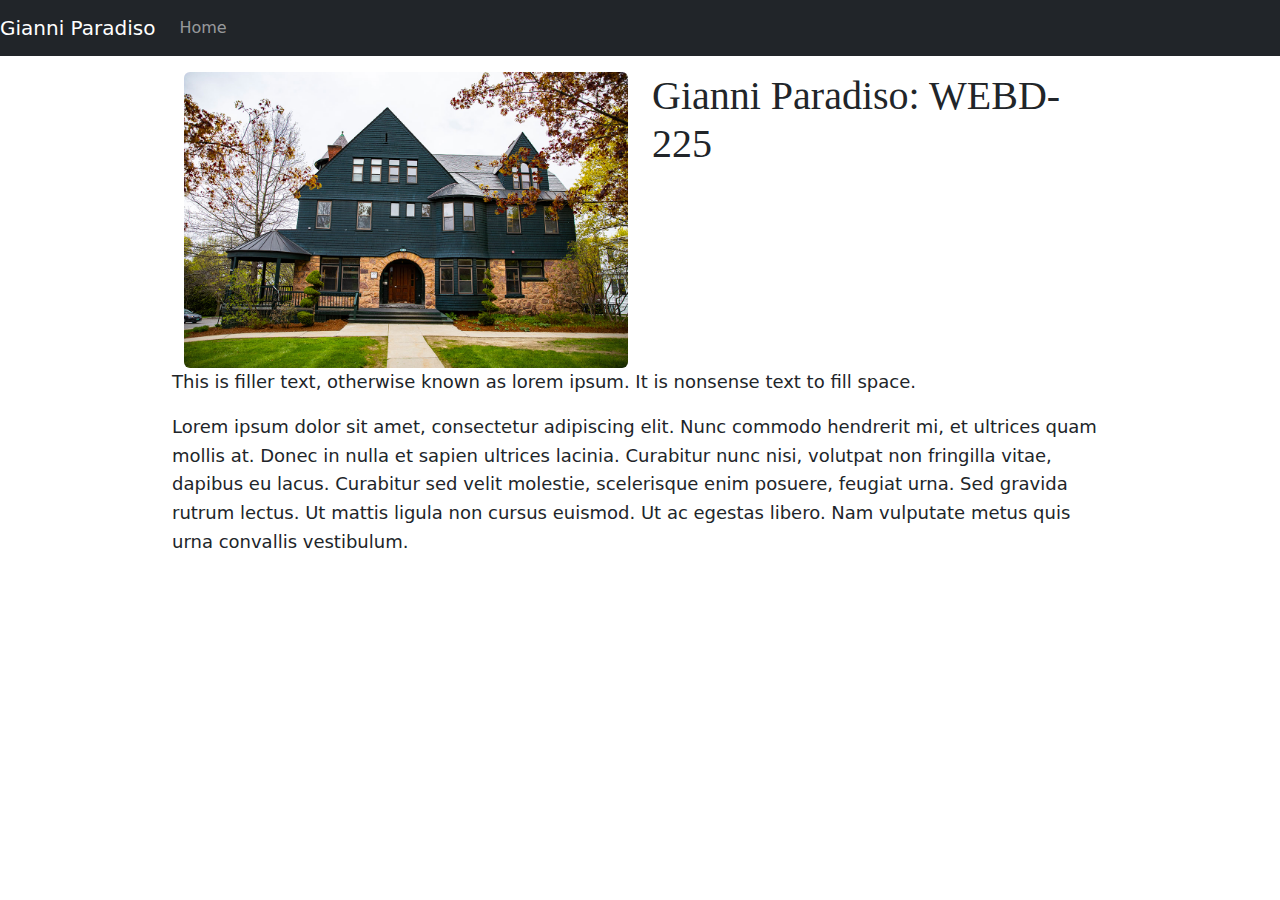
<file: index.html>
<!doctype html>
<html lang="en">
<head>
  <meta charset="utf-8">
  <meta name="viewport" content="width=device-width, initial-scale=1, shrink-to-fit=no">
  <meta name="description" content="">
  <meta name="author" content="">
  <title>Gianni Paradiso</title>
  <link rel="canonical" href="https://getbootstrap.com/docs/4.0/examples/starter-template/">
  <!-- Bootstrap core CSS -->
  <link href="css/styles.css" rel="stylesheet">

  <!-- Custom styles for this template -->
  <link href="https://cdn.jsdelivr.net/npm/bootstrap@5.3.2/dist/css/bootstrap.min.css" rel="stylesheet">
</head>
<body>
<nav class="navbar navbar-expand-md navbar-dark bg-dark fixed-top">
  <a class="navbar-brand" href="#">Gianni Paradiso</a>
  <button class="navbar-toggler" type="button" data-toggle="collapse" data-target="#navbarsExampleDefault" aria-controls="navbarsExampleDefault" aria-expanded="false" aria-label="Toggle navigation">
    <span class="navbar-toggler-icon"></span>
  </button>
  <div class="collapse navbar-collapse" id="navbarsExampleDefault">
    <ul class="navbar-nav mr-auto">
      <li class="nav-item active">
        <a class="nav-link" href="index.html">Home</a>
      </li>
    </ul>
  </div>
</nav>

<main role="main" class="container-fluid">

  <div class="container home_2col">
    <div class="row">
      <div class="col">
        <img src="images/house.jpg" class="rounded d-block dibley" alt="...">
      </div>
      <div class="col">
        <h1>Gianni Paradiso: WEBD-225</h1>
      </div>
    </div>
  </div><!--end 2col-->

  <p>This is filler text, otherwise known as lorem ipsum. It is nonsense text to fill space.</p>
  <p> Lorem ipsum dolor sit amet, consectetur adipiscing elit. Nunc commodo hendrerit mi, et ultrices quam mollis at. Donec in nulla et sapien ultrices lacinia. Curabitur nunc nisi, volutpat non fringilla vitae, dapibus eu lacus. Curabitur sed velit molestie, scelerisque enim posuere, feugiat urna. Sed gravida rutrum lectus. Ut mattis ligula non cursus euismod. Ut ac egestas libero. Nam vulputate metus quis urna convallis vestibulum.</p>
</main><!-- /.container -->

<!-- Bootstrap core JavaScript
================================================== -->
<!-- Placed at the end of the document so the pages load faster -->
<script src="https://code.jquery.com/jquery-3.2.1.slim.min.js" integrity="sha384-KJ3o2DKtIkvYIK3UENzmM7KCkRr/rE9/Qpg6aAZGJwFDMVNA/GpGFF93hXpG5KkN" crossorigin="anonymous"></script>
<script src="https://cdn.jsdelivr.net/npm/popper.js@1.12.9/dist/umd/popper.min.js" integrity="sha384-ApNbgh9B+Y1QKtv3Rn7W3mgPxhU9K/ScQsAP7hUibX39j7fakFPskvXusvfa0b4Q" crossorigin="anonymous"></script>
<script src="https://cdn.jsdelivr.net/npm/bootstrap@5.3.3/dist/js/bootstrap.bundle.min.js" integrity="sha384-YvpcrYf0tY3lHB60NNkmXc5s9fDVZLESaAA55NDzOxhy9GkcIdslK1eN7N6jIeHz" crossorigin="anonymous"></script>

</body>
</html>
</file>
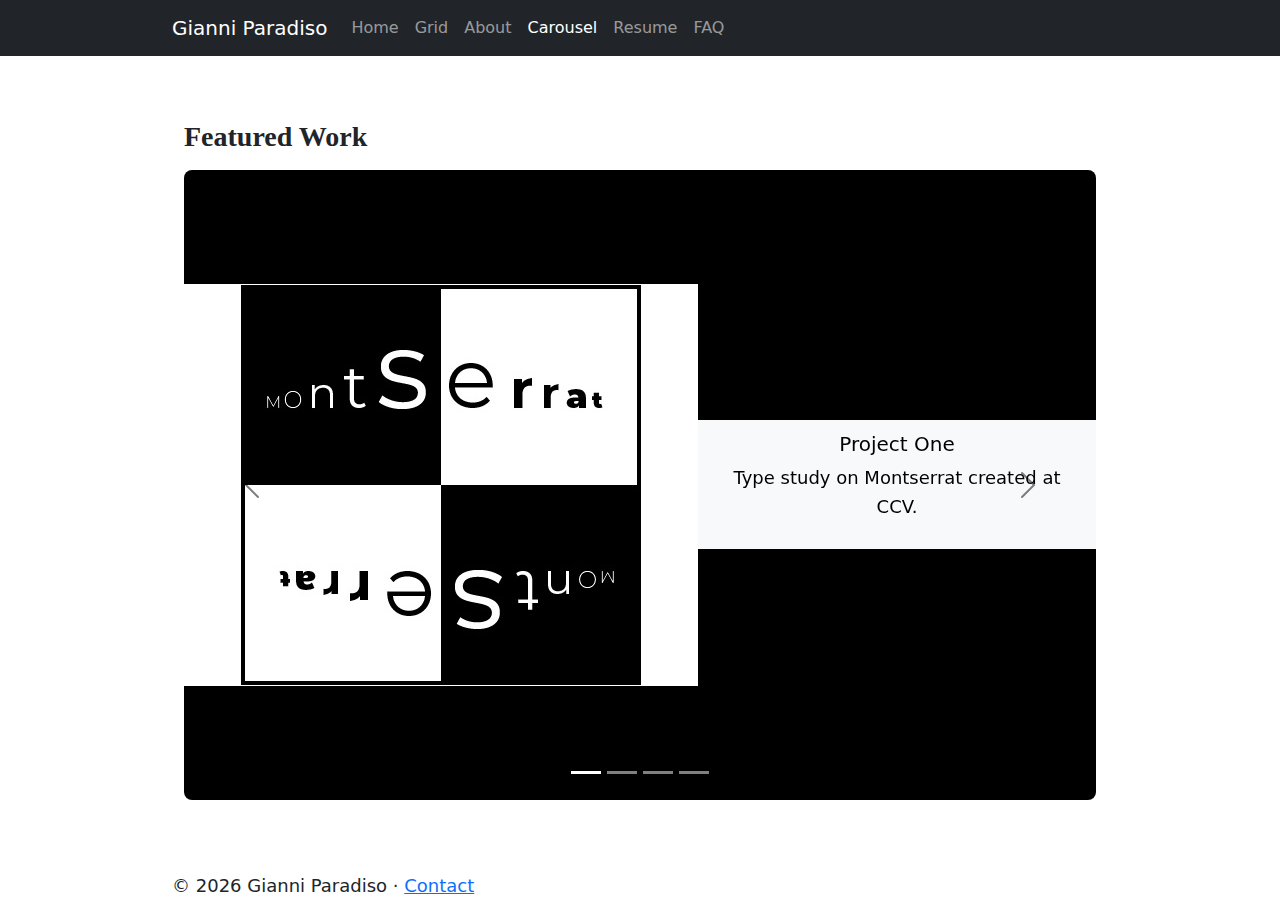
<file: carousel.html>
<!doctype html>
<html lang="en">
<head>
  <meta charset="utf-8">
  <meta name="viewport" content="width=device-width, initial-scale=1">
  <title>Carousel: Gianni Paradiso</title>
 <link rel="icon" href="images/favicon.png" type="image/png+xml">

  <!-- Bootstrap 5 CSS -->
  <link href="https://cdn.jsdelivr.net/npm/bootstrap@5.3.3/dist/css/bootstrap.min.css" rel="stylesheet">

  <!-- Your stylesheet AFTER Bootstrap -->
  <link href="css/styles.css" rel="stylesheet">
</head>
<body>
<nav class="navbar navbar-expand-md navbar-dark bg-dark fixed-top">
  <div class="container-fluid">
    <a class="navbar-brand" href="#">Gianni Paradiso</a>

    <button class="navbar-toggler" type="button"
            data-bs-toggle="collapse" data-bs-target="#navbarsExampleDefault"
            aria-controls="navbarsExampleDefault" aria-expanded="false" aria-label="Toggle navigation">
      <span class="navbar-toggler-icon"></span>
    </button>

    <div class="collapse navbar-collapse" id="navbarsExampleDefault">
      <ul class="navbar-nav me-auto">
        <li class="nav-item"><a class="nav-link" href="index.html">Home</a></li>
        <li class="nav-item"><a class="nav-link" href="grid.html">Grid</a></li>
        <li class="nav-item"><a class="nav-link" href="about.html">About</a></li>
        <li class="nav-item"><a class="nav-link active" aria-current="page" href="carousel.html">Carousel</a></li>
         <li class="nav-item"><a class="nav-link" href="resume.html">Resume</a></li>
        <li class="nav-item"><a class="nav-link" href="faq.html">FAQ</a></li>
      </ul>
    </div>
  </div>
</nav>

<main role="main" class="container-fluid" style="padding-top:4.5rem;">
  <section class="container my-5">
    <h2 class="mb-3">Featured Work</h2>

    <div id="portfolioCarousel" class="carousel slide" data-bs-ride="carousel">
      <!-- Indicators -->
      <div class="carousel-indicators">
        <button type="button" data-bs-target="#portfolioCarousel" data-bs-slide-to="0" class="active" aria-current="true" aria-label="Slide 1"></button>
        <button type="button" data-bs-target="#portfolioCarousel" data-bs-slide-to="1" aria-label="Slide 2"></button>
        <button type="button" data-bs-target="#portfolioCarousel" data-bs-slide-to="2" aria-label="Slide 3"></button>
        <button type="button" data-bs-target="#portfolioCarousel" data-bs-slide-to="3" aria-label="Slide 4"></button>
      </div>

      <!-- Slides WRAPPER (this was missing) -->
      <div class="carousel-inner">
        <!-- Slide 1 -->
        <div class="carousel-item active" data-bs-interval="5000">
          <img src="images/Montserrat.jpg" class="d-block" alt="Poster exploring the Montserrat typeface and its anatomy">
          <div class="carousel-text-below">
            <h5>Project One</h5>
            <p>Type study on Montserrat created at CCV.</p>
          </div>
        </div>

        <!-- Slide 2 -->
        <div class="carousel-item" data-bs-interval="5000">
          <img src="images/Cheney.jpg" class="d-block" alt="Satirical 90s hip-hop style artwork featuring Dick Cheney">
          <div class="carousel-text-below">
            <h5>Project Two</h5>
            <p>April Fools’ spoof: Cheney as a ’90s hip-hop artist.</p>
          </div>
        </div>

        <!-- Slide 3 -->
        <div class="carousel-item" data-bs-interval="5000">
          <img src="images/Yard-Sale.jpg" class="d-block" alt="Graphic yard sale flyer with bold pricing and icons">
          <div class="carousel-text-below">
            <h5>Project Three</h5>
            <p>Yard sale flyer designed for a graphic design class.</p>
          </div>
        </div>

        <!-- Slide 4 -->
        <div class="carousel-item" data-bs-interval="5000">
          <img src="images/Eye-of-Cheney.jpg" class="d-block" alt="Parody illustration of the Eye of Sauron reimagined as Cheney">
          <div class="carousel-text-below">
            <h5>Project Four</h5>
            <p>April Fools’ parody: the Eye of Cheney.</p>
          </div>
        </div>
      </div>

      <!-- Controls -->
      <button class="carousel-control-prev" type="button" data-bs-target="#portfolioCarousel" data-bs-slide="prev">
        <span class="carousel-control-prev-icon" aria-hidden="true"></span>
        <span class="visually-hidden">Previous</span>
      </button>
      <button class="carousel-control-next" type="button" data-bs-target="#portfolioCarousel" data-bs-slide="next">
        <span class="carousel-control-next-icon" aria-hidden="true"></span>
        <span class="visually-hidden">Next</span>
      </button>
    </div>
  </section>
</main>
  
<footer class="site-footer">
  <div class="container py-4 small">
    <p class="mb-0">© <span id="year"></span> Gianni Paradiso · <a href="contact.html">Contact</a></p>
  </div>
</footer>

<!-- BS5 bundle only -->
<script src="https://cdn.jsdelivr.net/npm/bootstrap@5.3.3/dist/js/bootstrap.bundle.min.js" crossorigin="anonymous"></script>
<script src="js/site.js"></script>
</body>
</html>
</file>
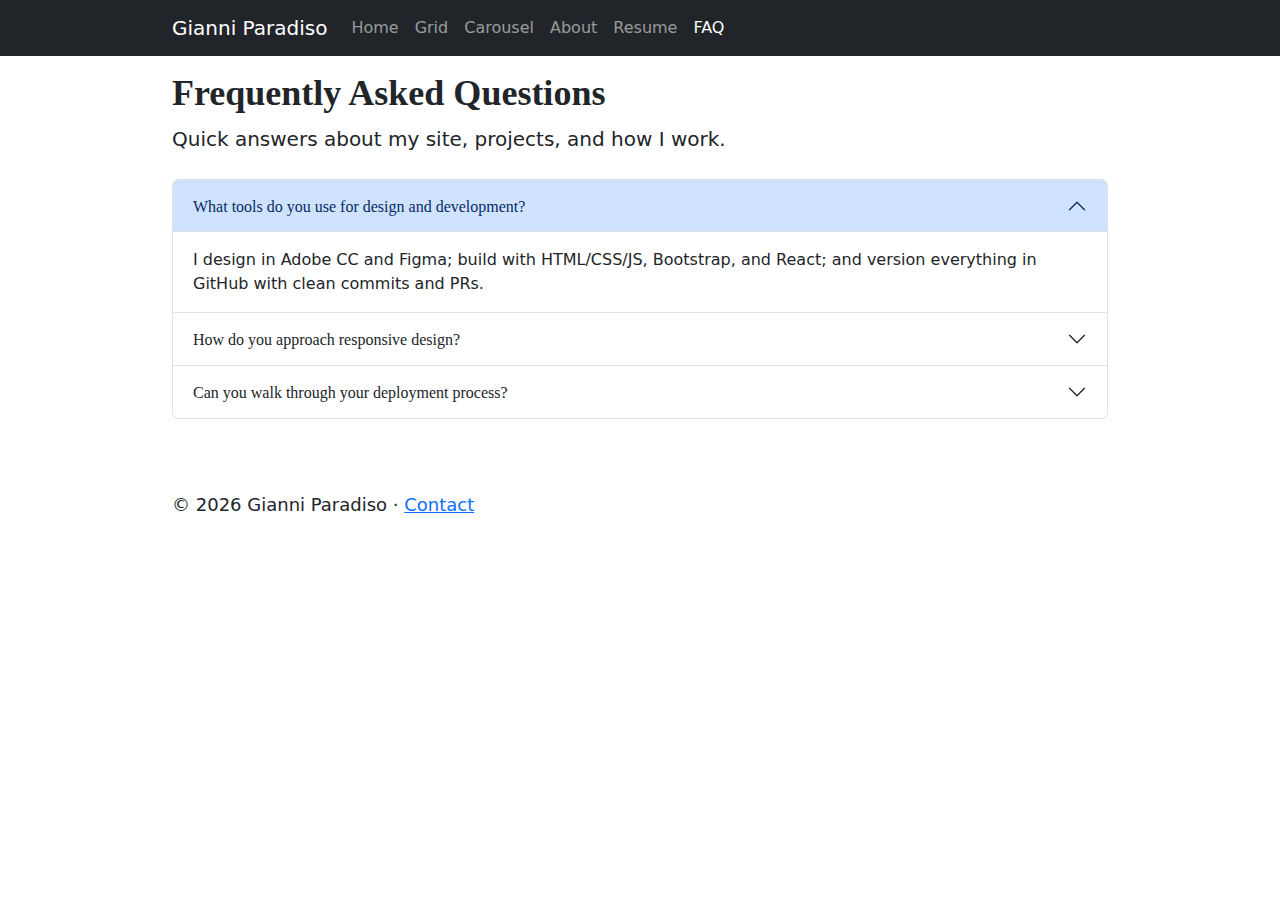
<file: faq.html>
<!doctype html>
<html lang="en">
<head>
  <meta charset="utf-8">
  <meta name="viewport" content="width=device-width, initial-scale=1">
  <title>FAQ: Gianni Paradiso</title>
  <meta name="description" content="Frequently asked questions about this site and my work.">
 <link rel="icon" href="images/favicon.png" type="image/png+xml">
  <link href="https://cdn.jsdelivr.net/npm/bootstrap@5.3.3/dist/css/bootstrap.min.css" rel="stylesheet">
  <link href="css/styles.css" rel="stylesheet">
</head>
<body>
<a class="skip-link" href="#main">Skip to content</a>

<nav class="navbar navbar-expand-md navbar-dark bg-dark fixed-top" aria-label="Primary">
  <div class="container-fluid">
    <a class="navbar-brand" href="index.html">Gianni Paradiso</a>
    <button class="navbar-toggler" type="button" data-bs-toggle="collapse" data-bs-target="#siteNav"
            aria-controls="siteNav" aria-expanded="false" aria-label="Toggle navigation">
      <span class="navbar-toggler-icon"></span>
    </button>
    <div class="collapse navbar-collapse" id="siteNav">
      <ul class="navbar-nav me-auto">
        <li class="nav-item"><a class="nav-link" href="index.html">Home</a></li>
        <li class="nav-item"><a class="nav-link" href="grid.html">Grid</a></li>
        <li class="nav-item"><a class="nav-link" href="carousel.html">Carousel</a></li>
        <li class="nav-item"><a class="nav-link" href="about.html">About</a></li>
        <li class="nav-item"><a class="nav-link" href="resume.html">Resume</a></li>
        <li class="nav-item"><a class="nav-link active" aria-current="page" href="faq.html">FAQ</a></li>
      </ul>
    </div>
  </div>
</nav>

<main id="main" class="container py-5">
  <header class="mb-4">
    <h1 class="page-title">Frequently Asked Questions</h1>
    <p class="lead">Quick answers about my site, projects, and how I work.</p>
  </header>

  <div class="accordion" id="faqAccordion">
    <div class="accordion-item">
      <h2 class="accordion-header" id="q1h">
        <button class="accordion-button" type="button" data-bs-toggle="collapse"
          data-bs-target="#q1" aria-expanded="true" aria-controls="q1">
          What tools do you use for design and development?
        </button>
      </h2>
      <div id="q1" class="accordion-collapse collapse show" aria-labelledby="q1h"
           data-bs-parent="#faqAccordion">
        <div class="accordion-body">
          I design in Adobe CC and Figma; build with HTML/CSS/JS, Bootstrap, and React;
          and version everything in GitHub with clean commits and PRs.
        </div>
      </div>
    </div>

    <div class="accordion-item">
      <h2 class="accordion-header" id="q2h">
        <button class="accordion-button collapsed" type="button" data-bs-toggle="collapse"
          data-bs-target="#q2" aria-expanded="false" aria-controls="q2">
          How do you approach responsive design?
        </button>
      </h2>
      <div id="q2" class="accordion-collapse collapse" aria-labelledby="q2h"
           data-bs-parent="#faqAccordion">
        <div class="accordion-body">
          Mobile-first CSS, fluid grids, `clamp()` font sizes, and targeted media queries
          for layout, spacing, and images. I also test with keyboard-only and screen readers.
        </div>
      </div>
    </div>

    <div class="accordion-item">
      <h2 class="accordion-header" id="q3h">
        <button class="accordion-button collapsed" type="button" data-bs-toggle="collapse"
          data-bs-target="#q3" aria-expanded="false" aria-controls="q3">
          Can you walk through your deployment process?
        </button>
      </h2>
      <div id="q3" class="accordion-collapse collapse" aria-labelledby="q3h"
           data-bs-parent="#faqAccordion">
        <div class="accordion-body">
          Feature branch → commits with descriptive messages → PR → review → merge →
          GitHub Pages deploy. I keep all styles/scripts external and optimized.
        </div>
      </div>
    </div>
  </div>
</main>

<footer class="site-footer">
  <div class="container py-4 small">
    <p class="mb-0">© <span id="year"></span> Gianni Paradiso · <a href="contact.html">Contact</a></p>
  </div>
</footer>

<script src="https://cdn.jsdelivr.net/npm/bootstrap@5.3.3/dist/js/bootstrap.bundle.min.js" crossorigin="anonymous"></script>
<script src="js/site.js"></script>

</body>
</html>
</file>
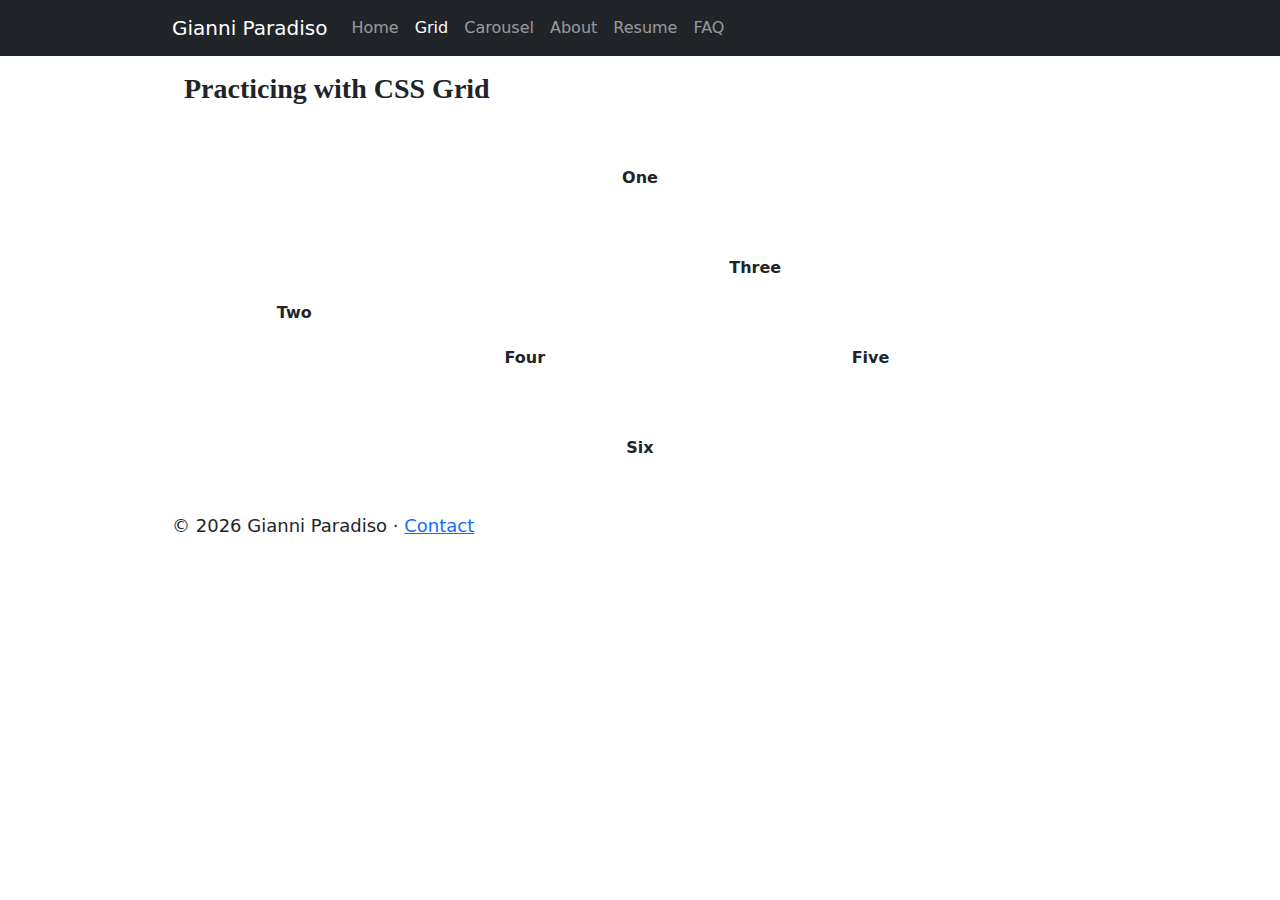
<file: grid.html>
<!doctype html>
<html lang="en">
<head>
  <meta charset="utf-8">
  <meta name="viewport" content="width=device-width, initial-scale=1">
  <title>Grid: Gianni Paradiso</title>
 <link rel="icon" href="images/favicon.png" type="image/png+xml">
  
  <!-- Bootstrap 5 CSS -->
  <link href="https://cdn.jsdelivr.net/npm/bootstrap@5.3.3/dist/css/bootstrap.min.css" rel="stylesheet">

  <!-- Your stylesheet AFTER Bootstrap -->
  <link href="css/styles.css" rel="stylesheet">
</head>
<body>
<nav class="navbar navbar-expand-md navbar-dark bg-dark fixed-top">
  <div class="container-fluid">
    <a class="navbar-brand" href="#">Gianni Paradiso</a>

    <button class="navbar-toggler" type="button"
            data-bs-toggle="collapse" data-bs-target="#navbarsExampleDefault"
            aria-controls="navbarsExampleDefault" aria-expanded="false" aria-label="Toggle navigation">
      <span class="navbar-toggler-icon"></span>
    </button>

    <div class="collapse navbar-collapse" id="navbarsExampleDefault">
      <ul class="navbar-nav me-auto">
        <li class="nav-item"><a class="nav-link" href="index.html">Home</a></li>
         <li class="nav-item"><a class="nav-link active" aria-current="page" href="grid.html">Grid</a></li>
        <li class="nav-item"><a class="nav-link" href="carousel.html">Carousel</a></li>
        <li class="nav-item"><a class="nav-link" href="about.html">About</a></li>
         <li class="nav-item"><a class="nav-link" href="resume.html">Resume</a></li>
        <li class="nav-item"><a class="nav-link" href="faq.html">FAQ</a></li>
      </ul>
    </div>
  </div>
</nav>

<main role="main" class="container-fluid">
  <div class="container">
    <h2 class="mb-4">Practicing with CSS Grid</h2>

    <div class="wrapper">
      <div class="box1 d-flex align-items-center justify-content-center">One</div>
      <div class="box2 d-flex align-items-center justify-content-center">Two</div>
      <div class="box3 d-flex align-items-center justify-content-center">Three</div>
      <div class="box4 d-flex align-items-center justify-content-center">Four</div>
      <div class="box5 d-flex align-items-center justify-content-center">Five</div>
      <div class="box6 d-flex align-items-center justify-content-center">Six</div>
    </div>
  </div>
</main>
  
<footer class="site-footer">
  <div class="container py-4 small">
    <p class="mb-0">© <span id="year"></span> Gianni Paradiso · <a href="contact.html">Contact</a></p>
  </div>
</footer>

  
<!-- Bootstrap 5 bundle JS (no jQuery needed) -->
<script src="https://cdn.jsdelivr.net/npm/bootstrap@5.3.3/dist/js/bootstrap.bundle.min.js" crossorigin="anonymous"></script>
<script src="js/site.js"></script>

</body>
</html>
</file>
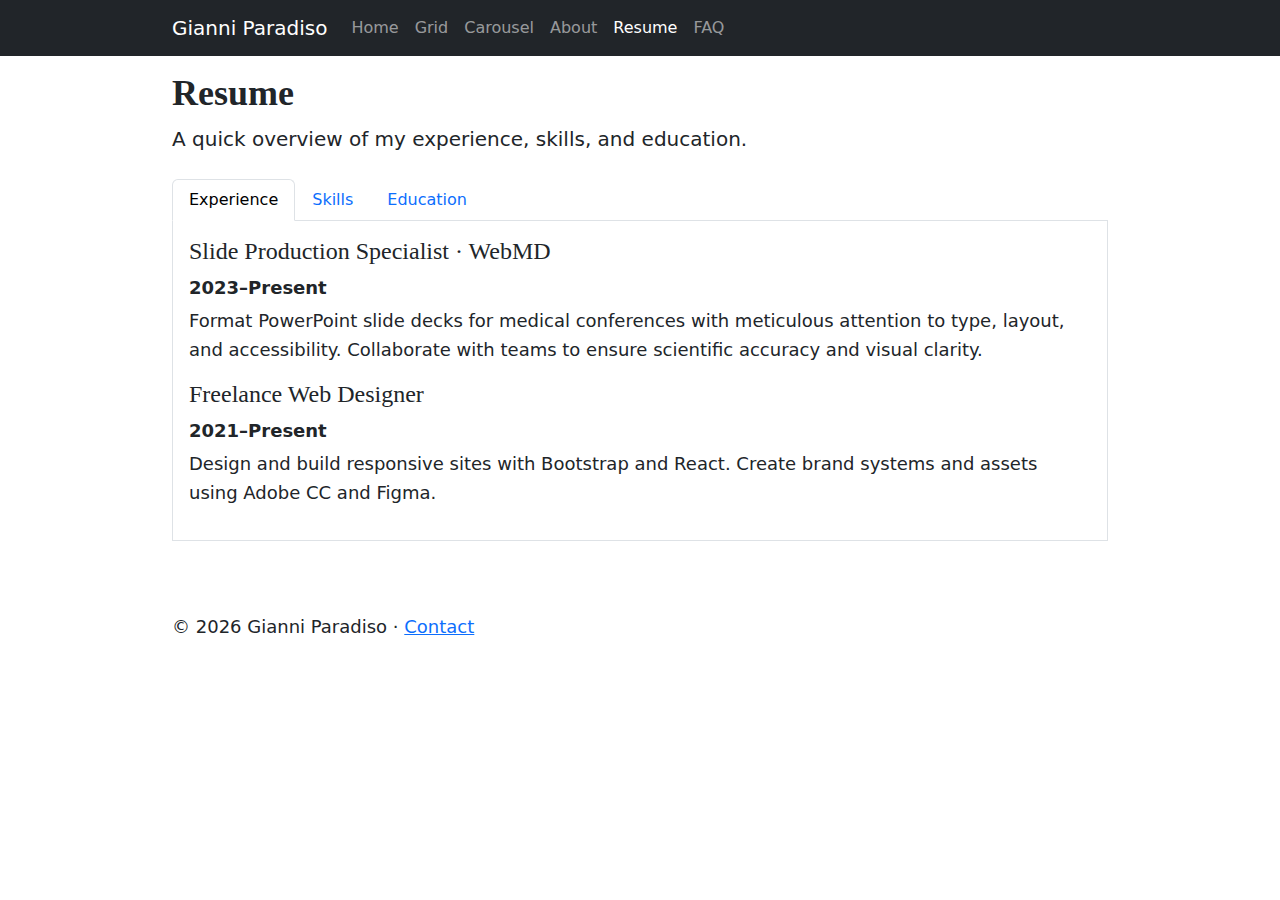
<file: resume.html>
<!doctype html>
<html lang="en">
<head>
  <meta charset="utf-8">
  <meta name="viewport" content="width=device-width, initial-scale=1">
  <title>Resume: Gianni Paradiso</title>
  <meta name="description" content="Résumé with experience, skills, and education.">
 <link rel="icon" href="images/favicon.png" type="image/png+xml">
  <link href="https://cdn.jsdelivr.net/npm/bootstrap@5.3.3/dist/css/bootstrap.min.css" rel="stylesheet">
  <link href="css/styles.css" rel="stylesheet">
</head>
<body>
<a class="skip-link" href="#main">Skip to content</a>

<nav class="navbar navbar-expand-md navbar-dark bg-dark fixed-top" aria-label="Primary">
  <div class="container-fluid">
    <a class="navbar-brand" href="index.html">Gianni Paradiso</a>
    <button class="navbar-toggler" type="button" data-bs-toggle="collapse" data-bs-target="#siteNav"
            aria-controls="siteNav" aria-expanded="false" aria-label="Toggle navigation">
      <span class="navbar-toggler-icon"></span>
    </button>
    <div class="collapse navbar-collapse" id="siteNav">
      <ul class="navbar-nav me-auto">
        <li class="nav-item"><a class="nav-link" href="index.html">Home</a></li>
        <li class="nav-item"><a class="nav-link" href="grid.html">Grid</a></li>
        <li class="nav-item"><a class="nav-link" href="carousel.html">Carousel</a></li>
        <li class="nav-item"><a class="nav-link" href="about.html">About</a></li>
        <li class="nav-item"><a class="nav-link active" aria-current="page" href="resume.html">Resume</a></li>
        <li class="nav-item"><a class="nav-link" href="faq.html">FAQ</a></li>
      </ul>
    </div>
  </div>
</nav>

<main id="main" class="container py-5">
  <header class="mb-4">
    <h1 class="page-title">Resume</h1>
    <p class="lead">A quick overview of my experience, skills, and education.</p>
  </header>

  <!-- Tabs -->
  <ul class="nav nav-tabs" id="resumeTabs" role="tablist">
    <li class="nav-item" role="presentation">
      <button class="nav-link active" id="exp-tab" data-bs-toggle="tab" data-bs-target="#exp"
              type="button" role="tab" aria-controls="exp" aria-selected="true">Experience</button>
    </li>
    <li class="nav-item" role="presentation">
      <button class="nav-link" id="skills-tab" data-bs-toggle="tab" data-bs-target="#skills"
              type="button" role="tab" aria-controls="skills" aria-selected="false">Skills</button>
    </li>
    <li class="nav-item" role="presentation">
      <button class="nav-link" id="edu-tab" data-bs-toggle="tab" data-bs-target="#edu"
              type="button" role="tab" aria-controls="edu" aria-selected="false">Education</button>
    </li>
  </ul>

  <div class="tab-content border-start border-end border-bottom p-3" id="resumeTabsContent">
    <div class="tab-pane fade show active" id="exp" role="tabpanel" aria-labelledby="exp-tab">
      <article class="mb-3">
        <h2 class="h4">Slide Production Specialist · WebMD</h2>
        <p class="mb-1"><strong>2023–Present</strong></p>
        <p>Format PowerPoint slide decks for medical conferences with meticulous attention to type, layout, and accessibility. Collaborate with teams to ensure scientific accuracy and visual clarity.</p>
      </article>
      <article>
        <h2 class="h4">Freelance Web Designer</h2>
        <p class="mb-1"><strong>2021–Present</strong></p>
        <p>Design and build responsive sites with Bootstrap and React. Create brand systems and assets using Adobe CC and Figma.</p>
      </article>
    </div>

    <div class="tab-pane fade" id="skills" role="tabpanel" aria-labelledby="skills-tab">
      <h2 class="h5">Front-end</h2>
      <div class="mb-2">HTML/CSS <div class="progress"><div class="progress-bar" style="width: 90%;" aria-label="HTML/CSS 90%"></div></div></div>
      <div class="mb-2">JavaScript <div class="progress"><div class="progress-bar" style="width: 75%;" aria-label="JavaScript 75%"></div></div></div>
      <div class="mb-4">React <div class="progress"><div class="progress-bar" style="width: 65%;" aria-label="React 65%"></div></div></div>

      <h2 class="h5">Design</h2>
      <ul class="list-group list-group-flush">
        <li class="list-group-item">Figma / Adobe XD for wireframes</li>
        <li class="list-group-item">Photoshop / Illustrator for assets</li>
        <li class="list-group-item">Accessibility-first type & color choices</li>
      </ul>
    </div>

    <div class="tab-pane fade" id="edu" role="tabpanel" aria-labelledby="edu-tab">
      <h2 class="h5">Champlain College</h2>
      <p>Web Development coursework with an emphasis on modern front-end, responsive design, and UX.</p>
    </div>
  </div>
</main>

<footer class="site-footer">
  <div class="container py-4 small">
    <p class="mb-0">© <span id="year"></span> Gianni Paradiso · <a href="contact.html">Contact</a></p>
  </div>
</footer>

<script src="https://cdn.jsdelivr.net/npm/bootstrap@5.3.3/dist/js/bootstrap.bundle.min.js" crossorigin="anonymous"></script>
<script src="js/site.js"></script>

</body>
</html>
</file>
<file: css/styles.css>
/* ---------- Global: fluid type + image scaling + layout ---------- */
:root{
  --container-max: 960px;
}

/* push content below fixed-top navbar */
main { padding-top: 4.5rem; }

/* keep pages from getting too wide while keeping Bootstrap grid */
.container,
.container-fluid { max-width: var(--container-max); }

/* Fluid type scale */
h1, .page-title { 
  font-family: 'Playfair Display', serif; 
  font-weight: 600;
  font-size: clamp(1.75rem, 1.3rem + 2.2vw, 2.25rem);
}
h2 { font-family: 'Playfair Display', serif; font-weight: 600; font-size: clamp(1.25rem, 1.05rem + 1.2vw, 1.75rem); }
p  { font-size: clamp(1rem, 0.95rem + 0.3vw, 1.125rem); line-height: 1.6; }

/* Images scale responsively everywhere */
img { max-width: 100%; height: auto; }

/* ---------- Grid page: 4 → 3 → 1 columns ---------- */
.wrapper {
  display: grid;
  grid-template-columns: repeat(4, 1fr);
  grid-auto-rows: minmax(80px, auto);
  gap: 10px;
  margin-top: 2rem;
}
.wrapper > div {
  padding: 20px;
  font-weight: 600;
  text-align: center;
  border-radius: 6px;
}

/* your existing box colors keep working */
.box1 { grid-column: 1 / 5; }
.box2 { grid-column: 1 / 2; grid-row: span 2; }
.box3 { grid-column: 2 / 5; }
.box4 { grid-column: 2 / 3; }
.box5 { grid-column: 3 / 5; }
.box6 { grid-column: 1 / 5; }

/* 4 → 3 columns on tablets */
@media (max-width: 991.98px){
  .wrapper { grid-template-columns: repeat(3, 1fr); }
  .box1, .box6 { grid-column: 1 / -1; }
  .box3 { grid-column: 2 / -1; }
  .box5 { grid-column: 2 / -1; }
}

/* 3 → 1 column on phones */
@media (max-width: 575.98px){
  .wrapper { grid-template-columns: 1fr; }
  .wrapper > div { grid-column: 1 / -1 !important; }
}

/* ---------- Carousel: 70vh frame + contain (no cropping) ---------- */
#portfolioCarousel { background:#000; border-radius: .5rem; overflow: hidden; }

/* hide non-active slides; show only active/transitioning */
.carousel-item { display: none; position: relative; transition: transform .6s ease, opacity .6s ease; }
.carousel-item.active,
.carousel-item-next,
.carousel-item-prev { display: block; }

/* fixed frame height; center contents when visible */
#portfolioCarousel .carousel-item { height: 70vh; }
#portfolioCarousel .carousel-item.active,
#portfolioCarousel .carousel-item-next,
#portfolioCarousel .carousel-item-prev {
  display: flex; align-items: center; justify-content: center;
}

/* show full image, never crop */
#portfolioCarousel .carousel-item img {
  max-width: 100%;
  max-height: 100%;
  width: auto;
  height: auto;
  object-fit: contain;
  display: block;
  margin: 0 auto;
}

/* captions below image */
.carousel-text-below {
  text-align: center; padding: .75rem 1rem; background: #f8f9fa; color:#000;
}

/* darker arrow icons (white → black) */
.carousel-control-prev-icon,
.carousel-control-next-icon { filter: invert(1) grayscale(100); }

/* ---------- About page float clear ---------- */
#content::after { content:""; display:block; clear: both; }
</file>
